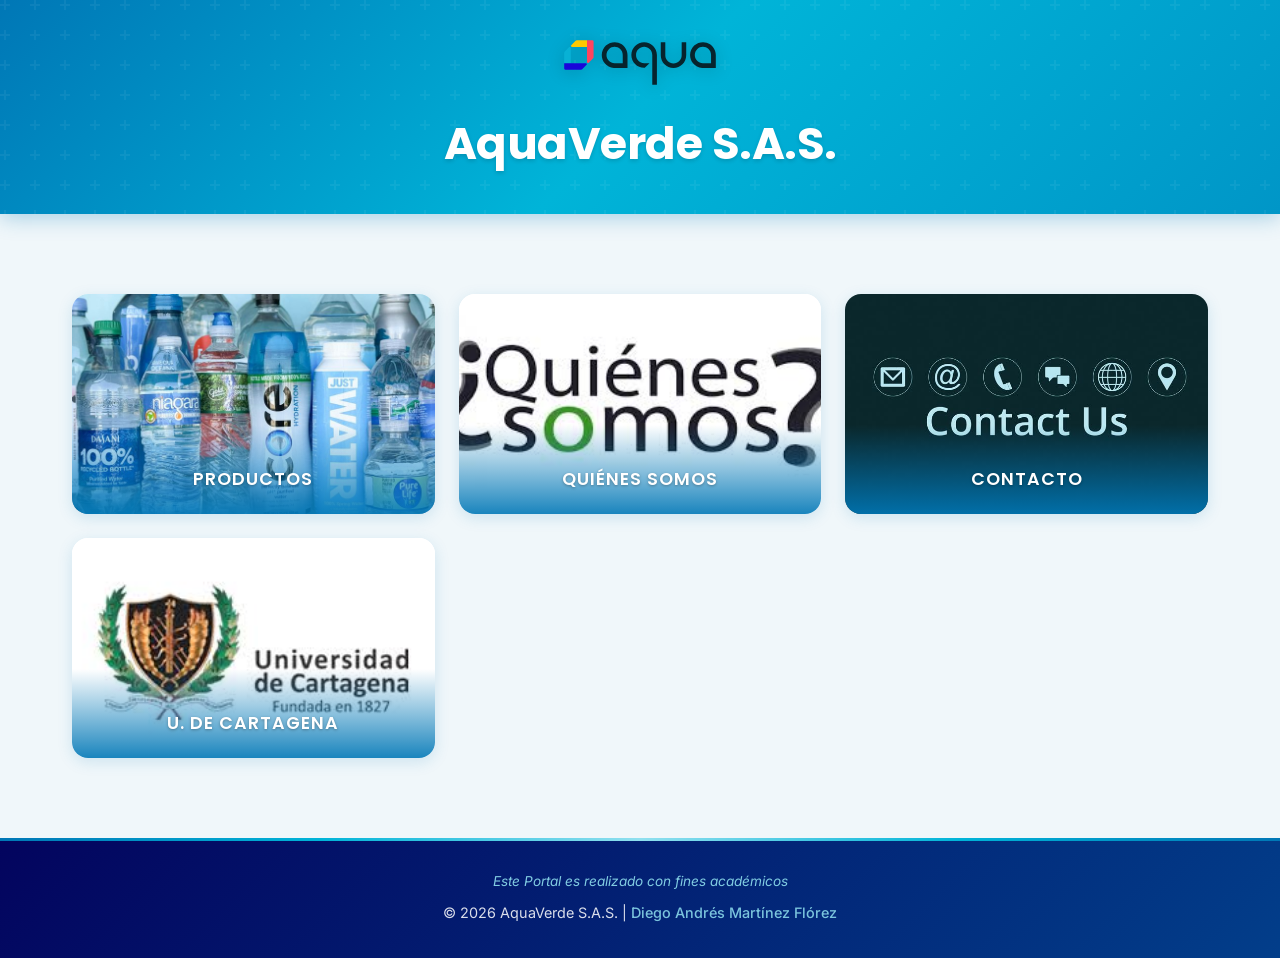
<file: index.html>
<!DOCTYPE html>
<html lang="es">
<head>
    <meta charset="UTF-8">
    <meta name="viewport" content="width=device-width, initial-scale=1.0">
    <title>AquaVerde S.A.S. - Agua Pura, Vida Plena</title>
    <link rel="stylesheet" href="assets/css/styles.css">
</head>
<body>
    <header class="header">
        <div class="header-content">
            <img src="assets/img/logo.svg" alt="AquaVerde Logo" class="logo">
            <h1 class="company-name">AquaVerde S.A.S.</h1>
        </div>
    </header>

    
    <main>
        <nav class="nav-cards">
            <div class="nav-card">
                <a href="productos.html">
                    <img src="assets/img/nav-productos.jpg" alt="Productos" loading="lazy" width="800" height="448">
                    <span class="card-label">Productos</span>
                </a>
            </div>
            <div class="nav-card">
                <a href="quienes-somos.html">
                    <img src="assets/img/nav-quienes-somos.jpg" alt="Quiénes Somos" loading="lazy" width="308" height="164">
                    <span class="card-label">Quiénes Somos</span>
                </a>
            </div>
            <div class="nav-card">
                <a href="contacto.html">
                    <img src="assets/img/nav-contacto.jpg" alt="Contacto" loading="lazy" width="768" height="432">
                    <span class="card-label">Contacto</span>
                </a>
            </div>
            <div class="nav-card">
                <a href="https://www.unicartagena.edu.co" target="_blank">
                    <img src="assets/img/nav-udc.jpg" alt="Universidad de Cartagena" loading="lazy" width="313" height="161">
                    <span class="card-label">U. de Cartagena</span>
                </a>
            </div>
        </nav>
    </main>

    <footer class="footer">
        <p class="footer-academic">Este Portal es realizado con fines académicos</p>
        <p class="footer-copyright">&copy; 2026 AquaVerde S.A.S. | <span>Diego Andrés Martínez Flórez</span></p>
    </footer>
</body>
</html>
</file>
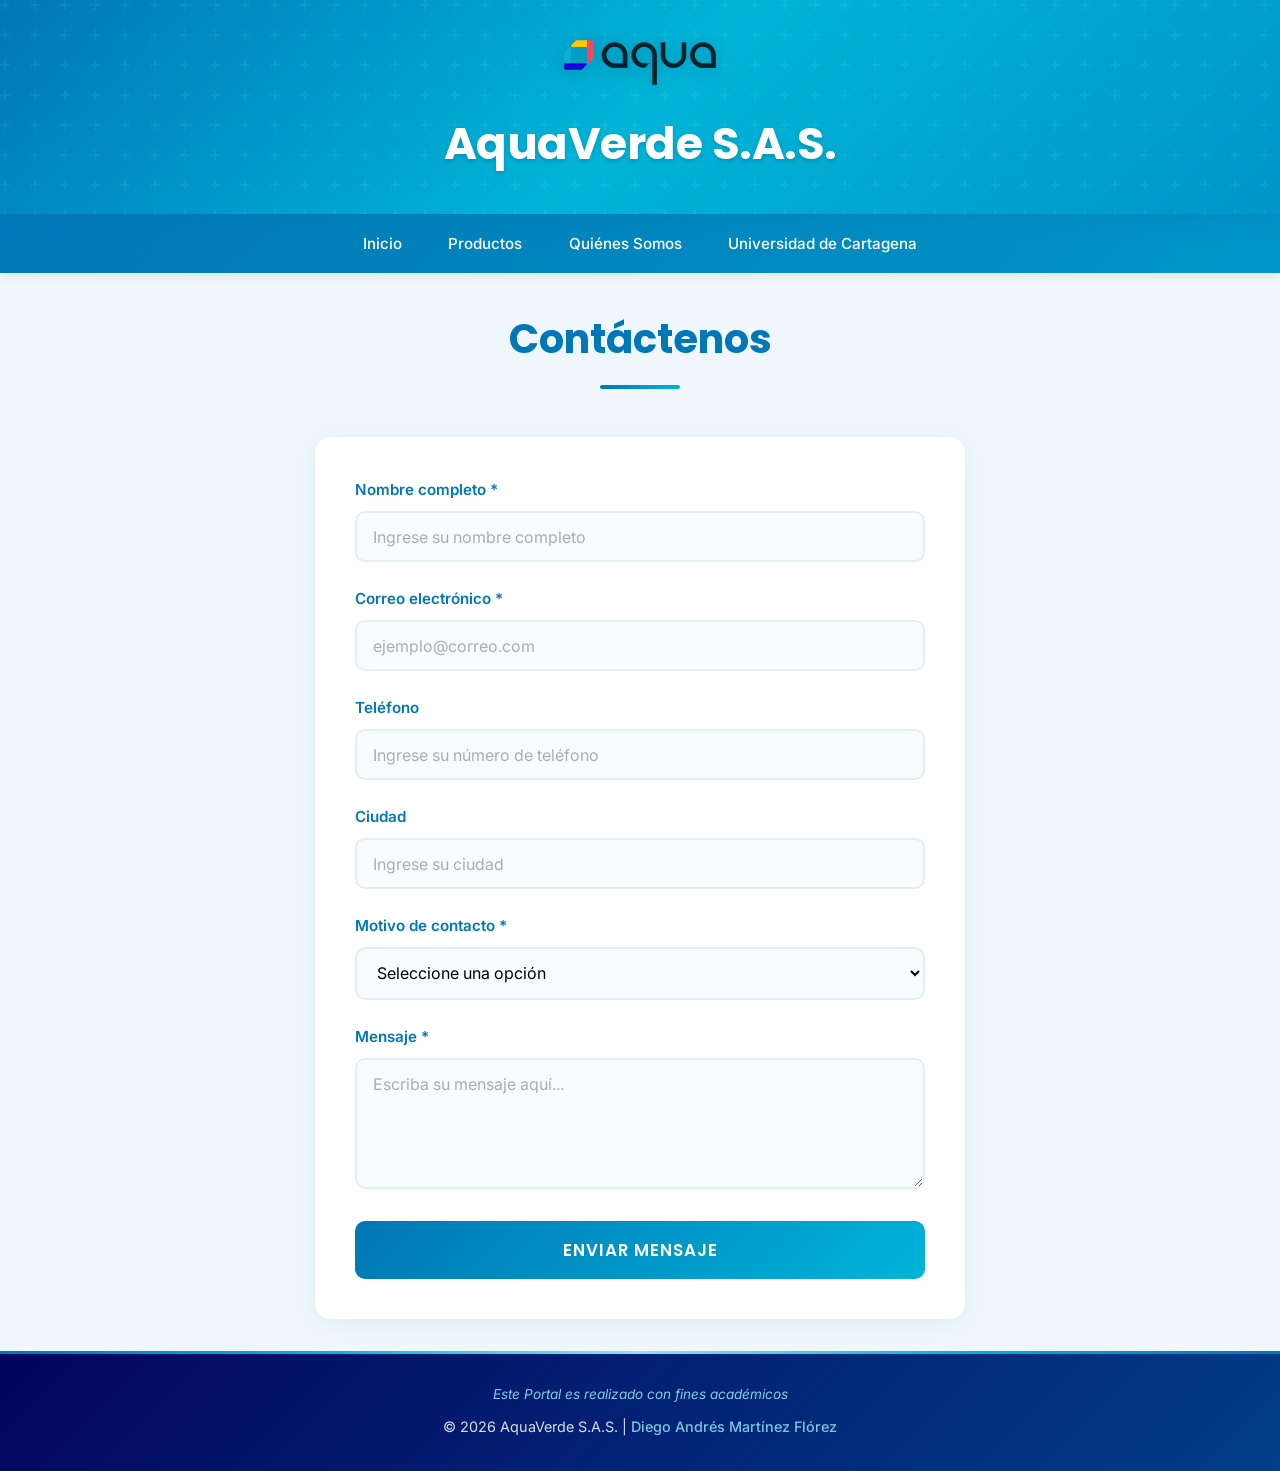
<file: contacto.html>
<!DOCTYPE html>
<html lang="es">
<head>
    <meta charset="UTF-8">
    <meta name="viewport" content="width=device-width, initial-scale=1.0">
    <title>Contacto - AquaVerde S.A.S.</title>
    <link rel="stylesheet" href="assets/css/styles.css">
</head>
<body>
    <header class="header">
        <div class="header-content">
            <img src="assets/img/logo.svg" alt="AquaVerde Logo" class="logo">
            <h1 class="company-name">AquaVerde S.A.S.</h1>
        </div>
    </header>

    <nav class="secondary-nav">
        <ul>
            <li><a href="index.html">Inicio</a></li>
            <li><a href="productos.html">Productos</a></li>
            <li><a href="quienes-somos.html">Quiénes Somos</a></li>
            <li><a href="https://www.unicartagena.edu.co" target="_blank">Universidad de Cartagena</a></li>
        </ul>
    </nav>

    <main>
        <div class="container">
            <h1 class="page-title">Contáctenos</h1>
            
            <form class="contact-form" action="#" method="post">
                <div class="form-group">
                    <label for="nombre">Nombre completo *</label>
                    <input type="text" id="nombre" name="nombre" required minlength="3" maxlength="100" placeholder="Ingrese su nombre completo">
                </div>

                <div class="form-group">
                    <label for="email">Correo electrónico *</label>
                    <input type="email" id="email" name="email" required maxlength="100" placeholder="ejemplo@correo.com">
                </div>

                <div class="form-group">
                    <label for="telefono">Teléfono</label>
                    <input type="tel" id="telefono" name="telefono" maxlength="20" placeholder="Ingrese su número de teléfono">
                </div>

                <div class="form-group">
                    <label for="ciudad">Ciudad</label>
                    <input type="text" id="ciudad" name="ciudad" maxlength="50" placeholder="Ingrese su ciudad">
                </div>

                <div class="form-group">
                    <label for="motivo">Motivo de contacto *</label>
                    <select id="motivo" name="motivo" required>
                        <option value="">Seleccione una opción</option>
                        <option value="pedido">Pedido</option>
                        <option value="soporte">Soporte</option>
                        <option value="distribucion">Distribución</option>
                        <option value="otro">Otro</option>
                    </select>
                </div>

                <div class="form-group">
                    <label for="mensaje">Mensaje *</label>
                    <textarea id="mensaje" name="mensaje" required minlength="10" rows="5" placeholder="Escriba su mensaje aquí..."></textarea>
                </div>

                <button type="submit" class="btn-submit">Enviar mensaje</button>
            </form>
        </div>
    </main>

    <footer class="footer">
        <p class="footer-academic">Este Portal es realizado con fines académicos</p>
        <p class="footer-copyright">&copy; 2026 AquaVerde S.A.S. | <span>Diego Andrés Martínez Flórez</span></p>
    </footer>
</body>
</html>
</file>
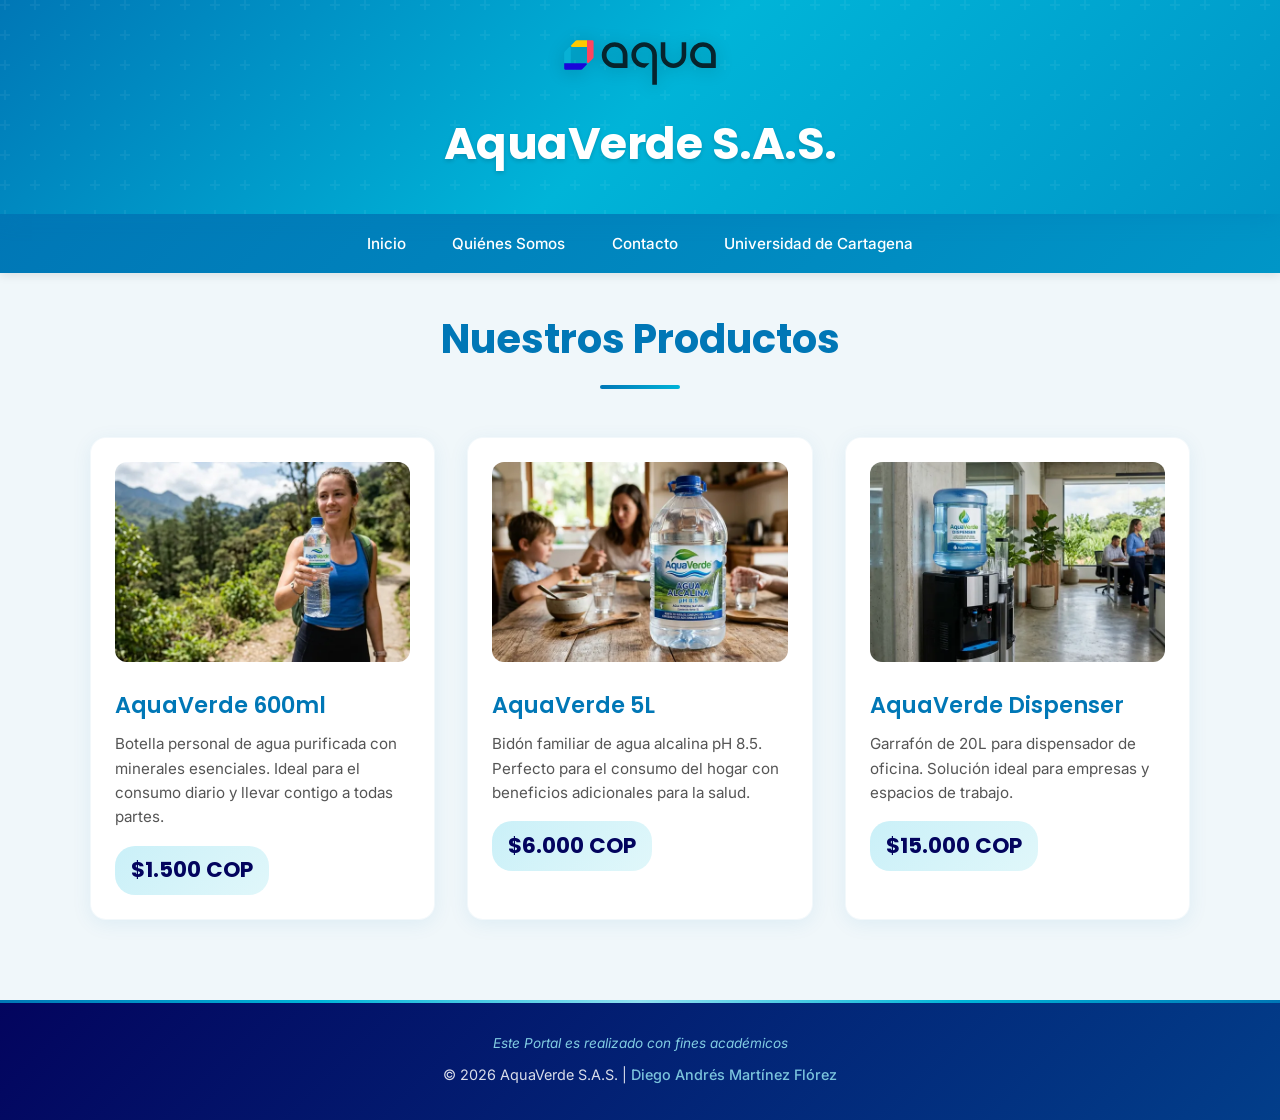
<file: productos.html>
<!DOCTYPE html>
<html lang="es">
<head>
    <meta charset="UTF-8">
    <meta name="viewport" content="width=device-width, initial-scale=1.0">
    <title>Productos - AquaVerde S.A.S.</title>
    <link rel="stylesheet" href="assets/css/styles.css">
</head>
<body>
    <header class="header">
        <div class="header-content">
            <img src="assets/img/logo.svg" alt="AquaVerde Logo" class="logo">
            <h1 class="company-name">AquaVerde S.A.S.</h1>
        </div>
    </header>

    <nav class="secondary-nav">
        <ul>
            <li><a href="index.html">Inicio</a></li>
            <li><a href="quienes-somos.html">Quiénes Somos</a></li>
            <li><a href="contacto.html">Contacto</a></li>
            <li><a href="https://www.unicartagena.edu.co" target="_blank">Universidad de Cartagena</a></li>
        </ul>
    </nav>

    <main>
        <div class="container">
            <h1 class="page-title">Nuestros Productos</h1>
            
            <div class="products-grid">
                <article class="product-card">
                    <img src="assets/img/producto-1.webp" alt="AquaVerde 600ml" loading="lazy" width="800" height="436">
                    <h2 class="product-name">AquaVerde 600ml</h2>
                    <p class="product-description">Botella personal de agua purificada con minerales esenciales. Ideal para el consumo diario y llevar contigo a todas partes.</p>
                    <p class="product-price">$1.500 COP</p>
                </article>

                <article class="product-card">
                    <img src="assets/img/producto-2.webp" alt="AquaVerde 5L" loading="lazy" width="800" height="436">
                    <h2 class="product-name">AquaVerde 5L</h2>
                    <p class="product-description">Bidón familiar de agua alcalina pH 8.5. Perfecto para el consumo del hogar con beneficios adicionales para la salud.</p>
                    <p class="product-price">$6.000 COP</p>
                </article>

                <article class="product-card">
                    <img src="assets/img/producto-3.webp" alt="AquaVerde Dispenser" loading="lazy" width="800" height="436">
                    <h2 class="product-name">AquaVerde Dispenser</h2>
                    <p class="product-description">Garrafón de 20L para dispensador de oficina. Solución ideal para empresas y espacios de trabajo.</p>
                    <p class="product-price">$15.000 COP</p>
                </article>
            </div>
        </div>
    </main>

    <footer class="footer">
        <p class="footer-academic">Este Portal es realizado con fines académicos</p>
        <p class="footer-copyright">&copy; 2026 AquaVerde S.A.S. | <span>Diego Andrés Martínez Flórez</span></p>
    </footer>
</body>
</html>
</file>
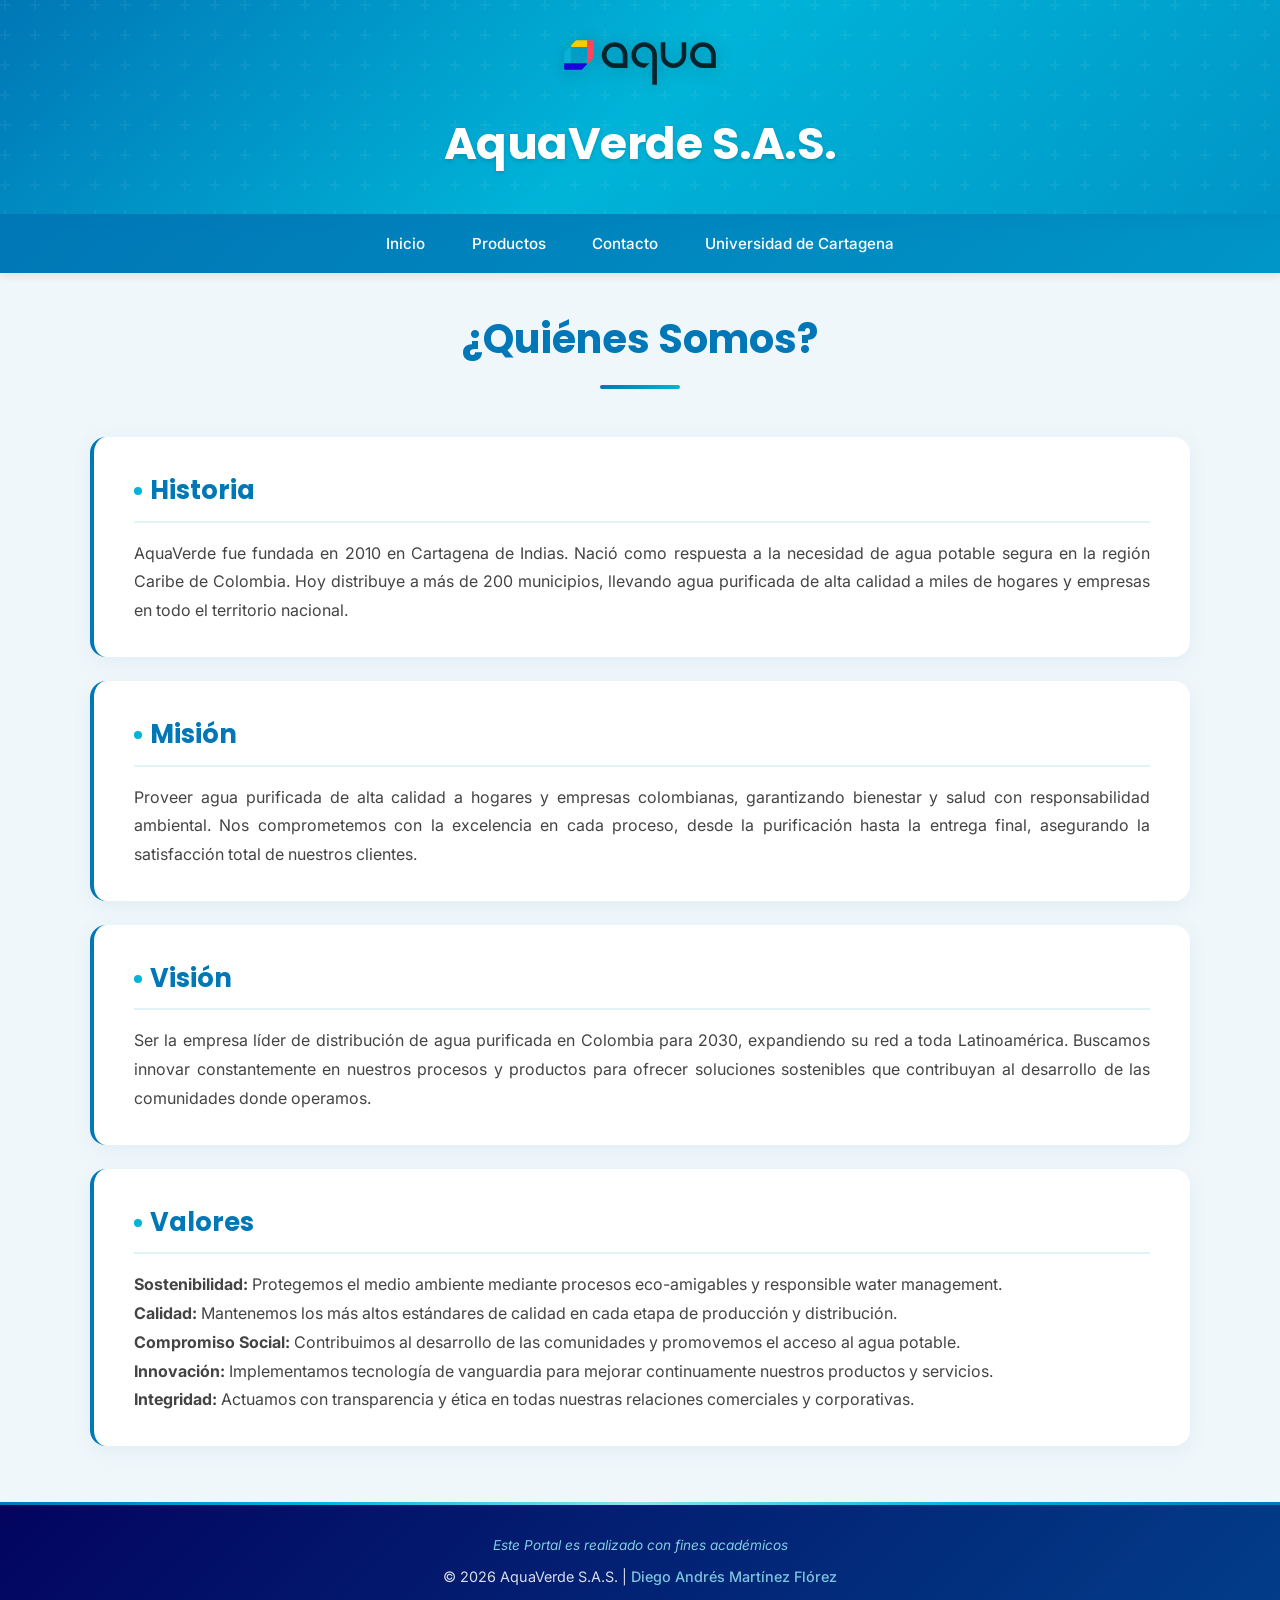
<file: quienes-somos.html>
<!DOCTYPE html>
<html lang="es">
<head>
    <meta charset="UTF-8">
    <meta name="viewport" content="width=device-width, initial-scale=1.0">
    <title>Quiénes Somos - AquaVerde S.A.S.</title>
    <link rel="stylesheet" href="assets/css/styles.css">
</head>
<body>
    <header class="header">
        <div class="header-content">
            <img src="assets/img/logo.svg" alt="AquaVerde Logo" class="logo">
            <h1 class="company-name">AquaVerde S.A.S.</h1>
        </div>
    </header>

    <nav class="secondary-nav">
        <ul>
            <li><a href="index.html">Inicio</a></li>
            <li><a href="productos.html">Productos</a></li>
            <li><a href="contacto.html">Contacto</a></li>
            <li><a href="https://www.unicartagena.edu.co" target="_blank">Universidad de Cartagena</a></li>
        </ul>
    </nav>

    <main>
        <div class="container">
            <h1 class="page-title">¿Quiénes Somos?</h1>
            
            <section class="content-section">
                <h2>Historia</h2>
                <p>AquaVerde fue fundada en 2010 en Cartagena de Indias. Nació como respuesta a la necesidad de agua potable segura en la región Caribe de Colombia. Hoy distribuye a más de 200 municipios, llevando agua purificada de alta calidad a miles de hogares y empresas en todo el territorio nacional.</p>
            </section>

            <section class="content-section">
                <h2>Misión</h2>
                <p>Proveer agua purificada de alta calidad a hogares y empresas colombianas, garantizando bienestar y salud con responsabilidad ambiental. Nos comprometemos con la excelencia en cada proceso, desde la purificación hasta la entrega final, asegurando la satisfacción total de nuestros clientes.</p>
            </section>

            <section class="content-section">
                <h2>Visión</h2>
                <p>Ser la empresa líder de distribución de agua purificada en Colombia para 2030, expandiendo su red a toda Latinoamérica. Buscamos innovar constantemente en nuestros procesos y productos para ofrecer soluciones sostenibles que contribuyan al desarrollo de las comunidades donde operamos.</p>
            </section>

            <section class="content-section">
                <h2>Valores</h2>
                <p><strong>Sostenibilidad:</strong> Protegemos el medio ambiente mediante procesos eco-amigables y responsible water management.</p>
                <p><strong>Calidad:</strong> Mantenemos los más altos estándares de calidad en cada etapa de producción y distribución.</p>
                <p><strong>Compromiso Social:</strong> Contribuimos al desarrollo de las comunidades y promovemos el acceso al agua potable.</p>
                <p><strong>Innovación:</strong> Implementamos tecnología de vanguardia para mejorar continuamente nuestros productos y servicios.</p>
                <p><strong>Integridad:</strong> Actuamos con transparencia y ética en todas nuestras relaciones comerciales y corporativas.</p>
            </section>
        </div>
    </main>

    <footer class="footer">
        <p class="footer-academic">Este Portal es realizado con fines académicos</p>
        <p class="footer-copyright">&copy; 2026 AquaVerde S.A.S. | <span>Diego Andrés Martínez Flórez</span></p>
    </footer>
</body>
</html>
</file>
<file: assets/css/styles.css>
@import url('https://fonts.googleapis.com/css2?family=Inter:wght@300;400;500;600;700&family=Poppins:wght@400;500;600;700&display=swap');*{margin:0;padding:0;box-sizing:border-box;}html{scroll-behavior:smooth;}body{font-family:'Inter',-apple-system,BlinkMacSystemFont,sans-serif;background-color:#f0f7fa;color:#1a1a2e;line-height:1.7;min-height:100vh;display:flex;flex-direction:column;}.header{background:linear-gradient(135deg,#0077b6 0%,#00b4d8 50%,#0096c7 100%);color:white;padding:2rem 1.5rem;text-align:center;box-shadow:0 4px 20px rgba(0,119,182,0.3);position:relative;overflow:hidden;}.header::before{content:'';position:absolute;top:0;left:0;right:0;bottom:0;background:url("data:image/svg+xml,%3Csvg width='60' height='60' viewBox='0 0 60 60' xmlns='http://www.w3.org/2000/svg'%3E%3Cg fill='none' fill-rule='evenodd'%3E%3Cg fill='%23ffffff' fill-opacity='0.05'%3E%3Cpath d='M36 34v-4h-2v4h-4v2h4v4h2v-4h4v-2h-4zm0-30V0h-2v4h-4v2h4v4h2V6h4V4h-4zM6 34v-4H4v4H0v2h4v4h2v-4h4v-2H6zM6 4V0H4v4H0v2h4v4h2V6h4V4H6z'/%3E%3C/g%3E%3C/g%3E%3C/svg%3E");pointer-events:none;}.header-content{display:flex;flex-direction:column;align-items:center;gap:1rem;position:relative;z-index:1;}.logo{max-width:180px;height:auto;filter:drop-shadow(0 2px 8px rgba(0,0,0,0.2));transition:transform 0.3s ease;}.logo:hover{transform:scale(1.05);}.company-name{font-family:'Poppins',sans-serif;font-size:2.8rem;font-weight:700;margin:0;letter-spacing:-0.5px;text-shadow:0 2px 4px rgba(0,0,0,0.15);}.hero{background:linear-gradient(135deg,#0077b6,#00b4d8);color:white;padding:4rem 2rem;text-align:center;}.slogan{font-size:2rem;font-weight:300;margin-bottom:3rem;}.nav-cards{display:grid;grid-template-columns:repeat(auto-fit,minmax(280px,1fr));gap:1.5rem;padding:3rem 2rem;max-width:1200px;margin:0 auto;}.nav-card{cursor:pointer;transition:all 0.4s cubic-bezier(0.175,0.885,0.32,1.275);border-radius:16px;overflow:hidden;box-shadow:0 4px 15px rgba(0,119,182,0.15);position:relative;background:white;}.nav-card:hover{transform:translateY(-8px) scale(1.02);box-shadow:0 12px 30px rgba(0,119,182,0.25);}.nav-card img{width:100%;height:220px;object-fit:cover;display:block;transition:transform 0.5s ease;}.nav-card:hover img{transform:scale(1.08);}.nav-card a{text-decoration:none;display:block;position:relative;overflow:hidden;}.nav-card a::after{content:'';position:absolute;top:0;left:0;right:0;bottom:0;background:linear-gradient(to bottom,transparent 40%,rgba(0,119,182,0.85) 100%);opacity:0;transition:opacity 0.4s ease;}.nav-card:hover a::after{opacity:1;}.nav-card .card-label{position:absolute;bottom:0;left:0;right:0;padding:1.2rem;color:white;font-family:'Poppins',sans-serif;font-weight:600;font-size:1.1rem;z-index:2;text-align:center;text-transform:uppercase;letter-spacing:1px;text-shadow:0 1px 3px rgba(0,0,0,0.3);transition:all 0.4s ease;background:linear-gradient(to top,rgba(0,119,182,0.9),transparent);padding-top:2.5rem;}.nav-card:hover .card-label{padding-bottom:1.5rem;}.secondary-nav{background:linear-gradient(135deg,#0077b6 0%,#0096c7 100%);padding:1rem 0;box-shadow:0 2px 10px rgba(0,0,0,0.1);}.secondary-nav ul{list-style:none;display:flex;justify-content:center;flex-wrap:wrap;gap:0.5rem;padding:0 1rem;}.secondary-nav a{color:white;text-decoration:none;font-weight:500;transition:all 0.3s ease;padding:0.6rem 1.2rem;border-radius:8px;font-size:0.95rem;position:relative;}.secondary-nav a:hover{color:#caf0f8;background-color:rgba(255,255,255,0.15);transform:translateY(-2px);}.secondary-nav a::after{content:'';position:absolute;bottom:4px;left:50%;width:0;height:2px;background:#90e0ef;transition:all 0.3s ease;transform:translateX(-50%);}.secondary-nav a:hover::after{width:60%;}main{flex:1;padding:2rem 1rem;}.container{max-width:1100px;margin:0 auto;}.page-title{text-align:center;font-family:'Poppins',sans-serif;font-size:2.5rem;color:#0077b6;margin-bottom:3rem;font-weight:700;position:relative;padding-bottom:1rem;}.page-title::after{content:'';position:absolute;bottom:0;left:50%;transform:translateX(-50%);width:80px;height:4px;background:linear-gradient(90deg,#0077b6,#00b4d8);border-radius:2px;}.products-grid{display:grid;grid-template-columns:repeat(auto-fit,minmax(300px,1fr));gap:2rem;margin-bottom:3rem;}.product-card{background:white;border-radius:16px;padding:1.5rem;box-shadow:0 4px 20px rgba(0,119,182,0.08);transition:all 0.4s ease;position:relative;overflow:hidden;border:1px solid rgba(0,119,182,0.05);}.product-card:hover{transform:translateY(-8px);box-shadow:0 12px 35px rgba(0,119,182,0.15);}.product-card::before{content:'';position:absolute;top:0;left:0;right:0;height:4px;background:linear-gradient(90deg,#0077b6,#00b4d8);opacity:0;transition:opacity 0.3s ease;}.product-card:hover::before{opacity:1;}.product-card img{width:100%;height:200px;object-fit:cover;border-radius:12px;margin-bottom:1rem;transition:transform 0.4s ease;}.product-card:hover img{transform:scale(1.03);}.product-name{font-family:'Poppins',sans-serif;font-size:1.4rem;font-weight:600;color:#0077b6;margin-bottom:0.5rem;}.product-description{color:#555;margin-bottom:1rem;line-height:1.6;font-size:0.95rem;}.product-price{font-family:'Poppins',sans-serif;font-size:1.35rem;font-weight:700;color:#03045e;background:linear-gradient(135deg,#caf0f8,#e0f7fa);display:inline-block;padding:0.4rem 1rem;border-radius:20px;}.content-section{background:white;border-radius:16px;padding:2rem 2.5rem;margin-bottom:1.5rem;box-shadow:0 4px 20px rgba(0,119,182,0.08);border-left:4px solid #0077b6;transition:all 0.3s ease;}.content-section:hover{transform:translateX(5px);box-shadow:0 6px 25px rgba(0,119,182,0.12);}.content-section h2{color:#0077b6;font-family:'Poppins',sans-serif;font-size:1.6rem;margin-bottom:1rem;padding-bottom:0.5rem;border-bottom:2px solid #e0f4f8;display:flex;align-items:center;gap:0.5rem;}.content-section h2::before{content:'';width:8px;height:8px;background:#00b4d8;border-radius:50%;flex-shrink:0;}.content-section p{line-height:1.8;color:#444;text-align:justify;}.contact-form{max-width:650px;margin:0 auto;background:white;padding:2.5rem;border-radius:16px;box-shadow:0 4px 25px rgba(0,119,182,0.08);}.form-group{margin-bottom:1.5rem;}.form-group label{display:block;margin-bottom:0.5rem;font-weight:600;color:#0077b6;font-size:0.95rem;}.form-group input,.form-group select,.form-group textarea{width:100%;padding:0.85rem 1rem;border:2px solid #e0f0f5;border-radius:10px;font-family:'Inter',sans-serif;font-size:1rem;transition:all 0.3s ease;background:#f8fcfe;}.form-group input:focus,.form-group select:focus,.form-group textarea:focus{outline:none;border-color:#0077b6;box-shadow:0 0 0 4px rgba(0,119,182,0.1);background:white;}.form-group input::placeholder,.form-group textarea::placeholder{color:#aab;}.form-group textarea{min-height:130px;resize:vertical;}.btn-submit{background:linear-gradient(135deg,#0077b6 0%,#00b4d8 100%);color:white;padding:1rem 2rem;border:none;border-radius:10px;font-family:'Poppins',sans-serif;font-size:1.05rem;font-weight:600;cursor:pointer;transition:all 0.3s ease;width:100%;text-transform:uppercase;letter-spacing:1px;position:relative;overflow:hidden;}.btn-submit::before{content:'';position:absolute;top:0;left:-100%;width:100%;height:100%;background:linear-gradient(90deg,transparent,rgba(255,255,255,0.2),transparent);transition:left 0.5s ease;}.btn-submit:hover{transform:translateY(-3px);box-shadow:0 6px 20px rgba(0,119,182,0.35);}.btn-submit:hover::before{left:100%;}.btn-submit:active{transform:translateY(-1px);}.footer{background:linear-gradient(135deg,#03045e 0%,#023e8a 100%);color:white;text-align:center;padding:2rem 1.5rem;margin-top:auto;position:relative;}.footer::before{content:'';position:absolute;top:0;left:0;right:0;height:3px;background:linear-gradient(90deg,#0077b6,#00b4d8,#90e0ef,#00b4d8,#0077b6);}.footer-academic{font-size:0.85rem;color:#90e0ef;margin-bottom:0.5rem;font-style:italic;opacity:0.9;}.footer-copyright{font-size:0.9rem;opacity:0.85;}.footer-copyright span{color:#90e0ef;font-weight:500;}@media (max-width:768px){.company-name{font-size:2rem;}.slogan{font-size:1.5rem;}.nav-cards{grid-template-columns:1fr;padding:2rem 1rem;gap:1.2rem;}.nav-card img{height:180px;}.products-grid{grid-template-columns:1fr;}.secondary-nav ul{flex-direction:column;gap:0.3rem;align-items:center;}.page-title{font-size:2rem;}.contact-form{padding:1.5rem;}.content-section{padding:1.5rem;}}@media (max-width:480px){.header{padding:1.5rem 1rem;}.company-name{font-size:1.6rem;}.logo{max-width:140px;}.slogan{font-size:1.25rem;}.nav-cards{padding:1.5rem 0.75rem;}.page-title{font-size:1.6rem;}.content-section{padding:1.2rem;border-left-width:3px;}.contact-form{padding:1.2rem;}.footer{padding:1.5rem 1rem;}}.text-center{text-align:center;}.mb-3{margin-bottom:2rem;}.mt-3{margin-top:2rem;}@keyframes fadeInUp{from{opacity:0;transform:translateY(20px);}to{opacity:1;transform:translateY(0);}}.nav-card{animation:fadeInUp 0.6s ease forwards;}.nav-card:nth-child(1){animation-delay:0.1s;}.nav-card:nth-child(2){animation-delay:0.2s;}.nav-card:nth-child(3){animation-delay:0.3s;}.nav-card:nth-child(4){animation-delay:0.4s;}.product-card{animation:fadeInUp 0.5s ease forwards;}.product-card:nth-child(1){animation-delay:0.1s;}.product-card:nth-child(2){animation-delay:0.2s;}.product-card:nth-child(3){animation-delay:0.3s;}.content-section{animation:fadeInUp 0.5s ease forwards;}
</file>
